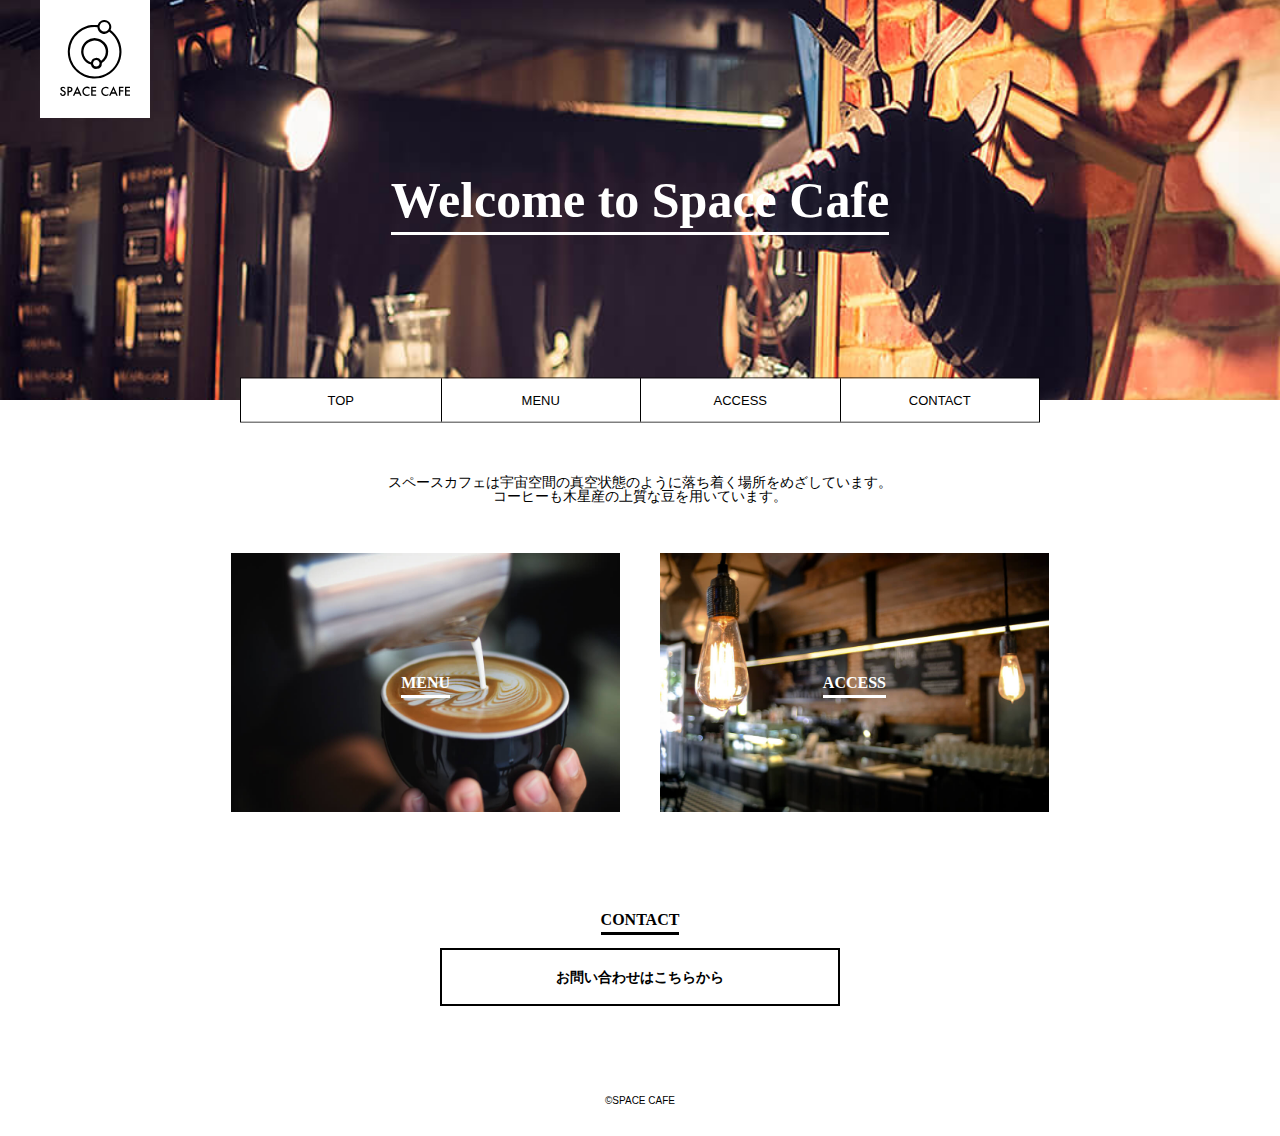
<file: index.html>
<!DOCTYPE html>
<html lang = "ja">
<head>
  <meta charset="utf-8">
  <meta name="viewport" content="width=device-width,user-scalable=yes initial-scale=1.0">
  <title>SPACE CAFE</title>
  <link rel="shortcut icon" href="assets/img/common/favicon.ico">
  <link rel="apple-touch-icon" href="assets/img/common/apple-touch-icon.png">
  <link rel="stylesheet" href="assets/css/reset.css">
  <link rel="stylesheet" href="assets/css/common.css">
  <link rel="stylesheet" href="assets/css/top.css">
</head>
<body>
  <header class="header">
    <h1 class="logo"><img src="assets/img/common/logo.svg" alt="ロゴ"></h1>
    <div class="catch-copy"><span>Welcome to Space Cafe</span></div>
  </header>
  <nav class="globalnav">
    <ul class="globalnav-list">
      <li><a href="index.html">TOP</a></li>
      <li><a href="menu/index.html">MENU</a></li>
      <li><a href="access/index.html">ACCESS</a></li>
      <li><a href="contact/index.html">CONTACT</a></li>
    </ul>
  </nav>
  <main class="main">
    <div class="wrapper">
      <div class="lead">
        スペースカフェは宇宙空間の真空状態のように落ち着く場所をめざしています。<br>コーヒーも木星産の上質な豆を用いています。
      </div>
      <div class="img-link-wrap">
        <section class="img-link">
            <a href="menu/index.html">
              <img src="assets/img/top/bg_menu.jpg" alt="メニュー">
              <h2 class="heading02"><span>MENU</span></h2> 
            </a> 
        </section>
        <section class="img-link">
          <a href="access/index.html">
            <img src="assets/img/top/bg_access.jpg" alt="アクセス画像">
            <h2 class="heading02"><span>ACCESS</span></h2>
          </a>
        </section>
     </div><!--img-link-wrap-->
      <section>
        <h2 class="heading02"><span>CONTACT</span></h2> 
        <a href="contact/index.html" class="btn">お問い合わせはこちらから</a>
      </section>
    </div><!--img-link-wrapper-->
  </main>
  <footer class="footer">
    <p class="copy"><small>&copy;SPACE CAFE</small></p>
  </footer>
</body>
</file>
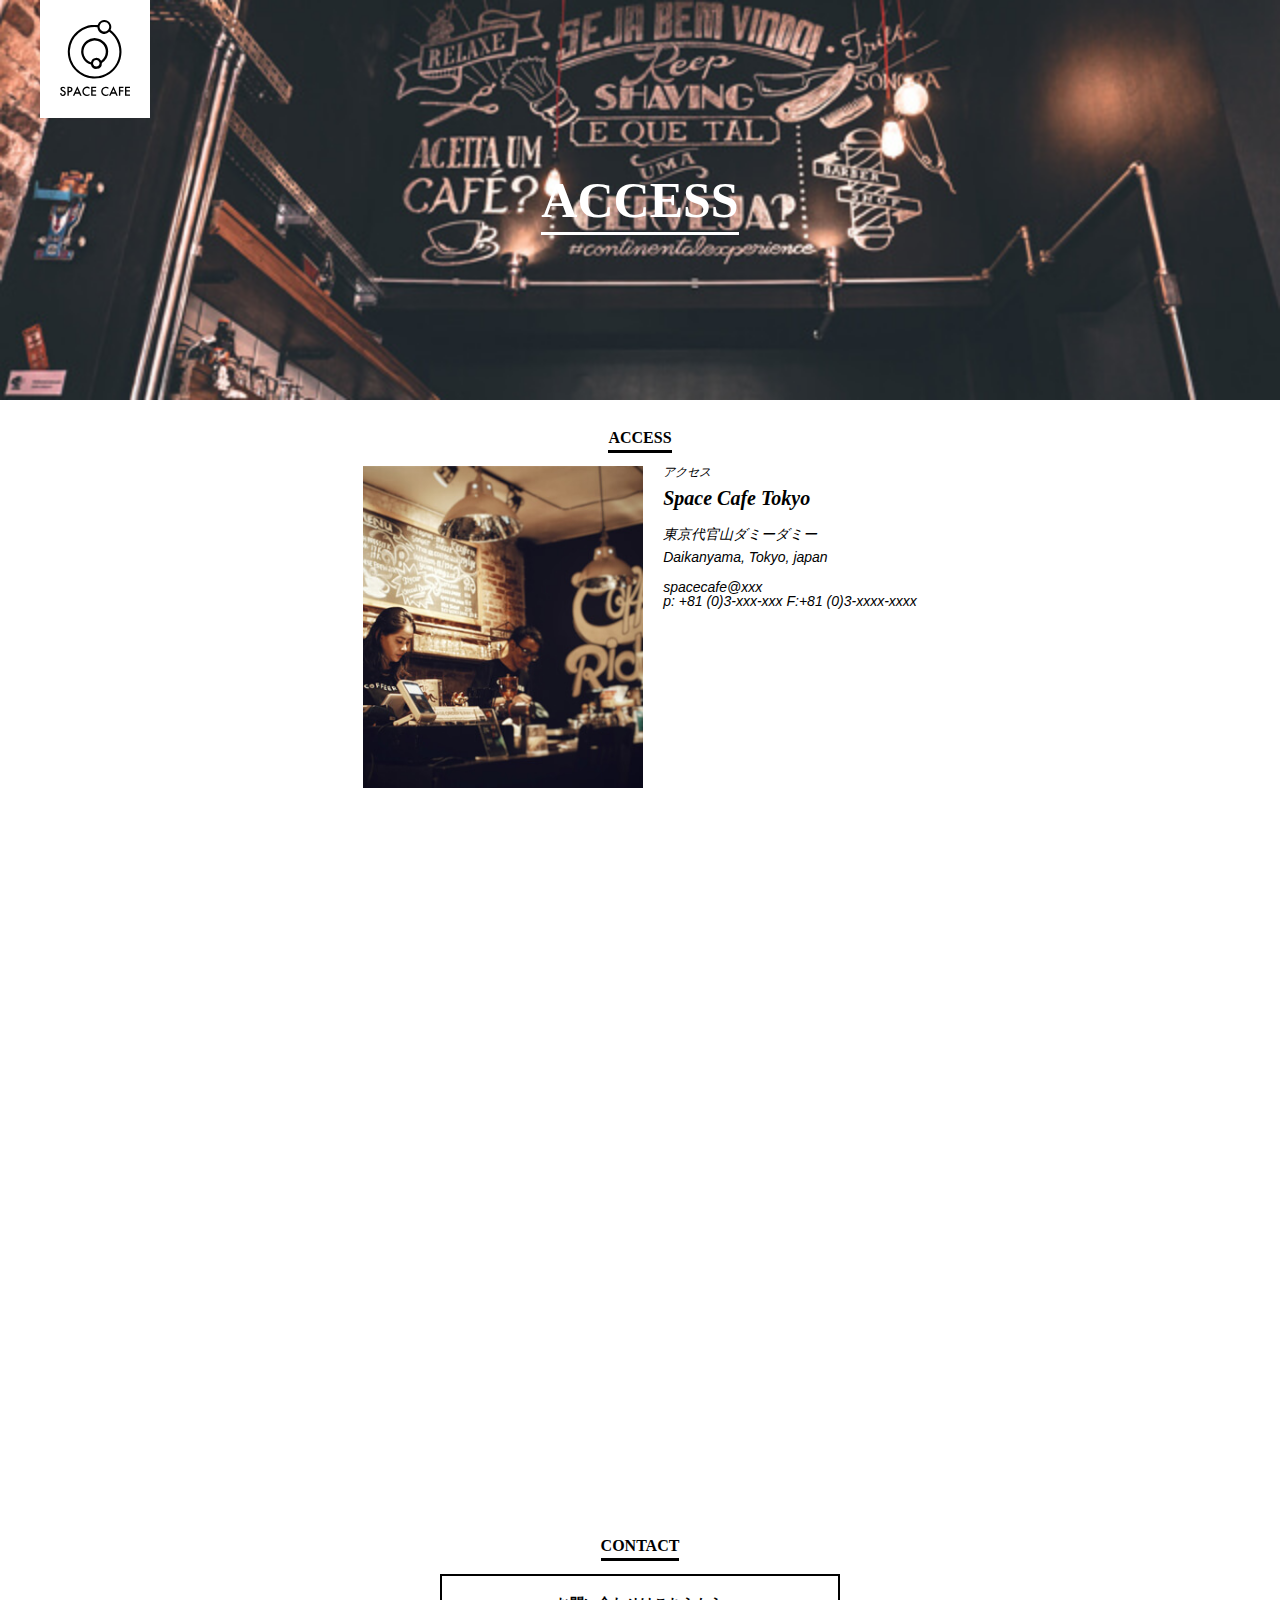
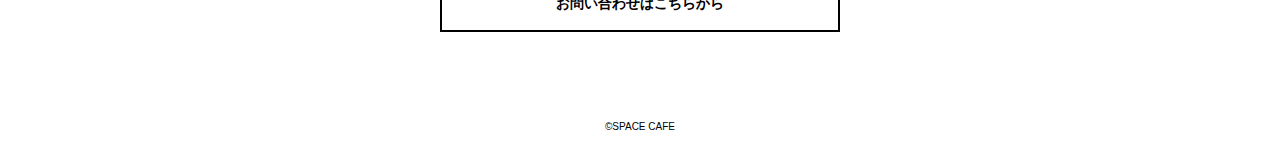
<file: access/index.html>
<!DOCTYPE html>
<html lang = "ja">
<head>
  <meta charset="utf-8">
  <meta name="viewport" content="width=device-width,user-scalable=yes initial-scale=1.0">
  <title>アクセスページ |SPACE CAFE</title>
  <link rel="shortcut icon" href=../assets/img/common/favicon.ico>
  <link rel="apple-touch-icon" href="../assets/img/common/apple-touch-icon.png">
  <link rel="stylesheet" href="../assets/css/reset.css">
  <link rel="stylesheet" href="../assets/css/common.css">
  <link rel="stylesheet" href="../assets/css/access.css">
</head>

<body>
  <header class="header header-access">
    <h1 class="logo"><img src="../assets/img/common/logo.svg" alt="ロゴ"></h1>
    <div class="catch-copy"><span>ACCESS</span></div>
  </header>
  <main class="main">
    <div class="wrapper">
      <section class="section-access">
        <h2 class="heading02"><span>ACCESS</span></h2>
        <div class="access-block">
          <div class="access-img"><img src="../assets/img/access/img_access.jpg" alt="店内風景"></div>
          <address class="address">
            <dl>
              <dt>アクセス</dt>
              <dd> <div class="access-desc">
                <div class="access-name">Space Cafe Tokyo</div>
                <div class="address">
                  <div class="address-text">
                    東京代官山ダミーダミー<br>
                    Daikanyama, Tokyo, japan
                  </div>
                  <div class="address-contact">
                    spacecafe@xxx<br>
                    p: +81 (0)3-xxx-xxx F:+81 (0)3-xxxx-xxxx
                  </div>
                </div>
              </dd>
            </dl>
          </address>
        </div>
        <div class="map">
          <iframe src="https://www.google.com/maps/embed?pb=!1m18!1m12!1m3!1d3242.173521640424!2d139.70057307579106!3d35.64809623179345!2m3!1f0!2f0!3f0!3m2!1i1024!2i768!4f13.1!3m3!1m2!1s0x60188b45c788b9cd%3A0x50f941ce0d71f4f8!2z5Luj5a6Y5bGx6aeF!5e0!3m2!1sja!2sjp!4v1717073644030!5m2!1sja!2sjp" width="600" height="450" style="border:0;" allowfullscreen="" loading="lazy" referrerpolicy="no-referrer-when-downgrade"></iframe>
        </div>
      </section>
      <section>
        <h2 class="heading02"><span>CONTACT</span></h2> 
        <a href="contact/index.html" class="btn">お問い合わせはこちらから</a>
      </section>
    </div><!--img-link-wrapper-->
  </main>
  <footer class="footer">
    <p class="copy"><small>&copy;SPACE CAFE</small></p>
  </footer>
</body>
</file>
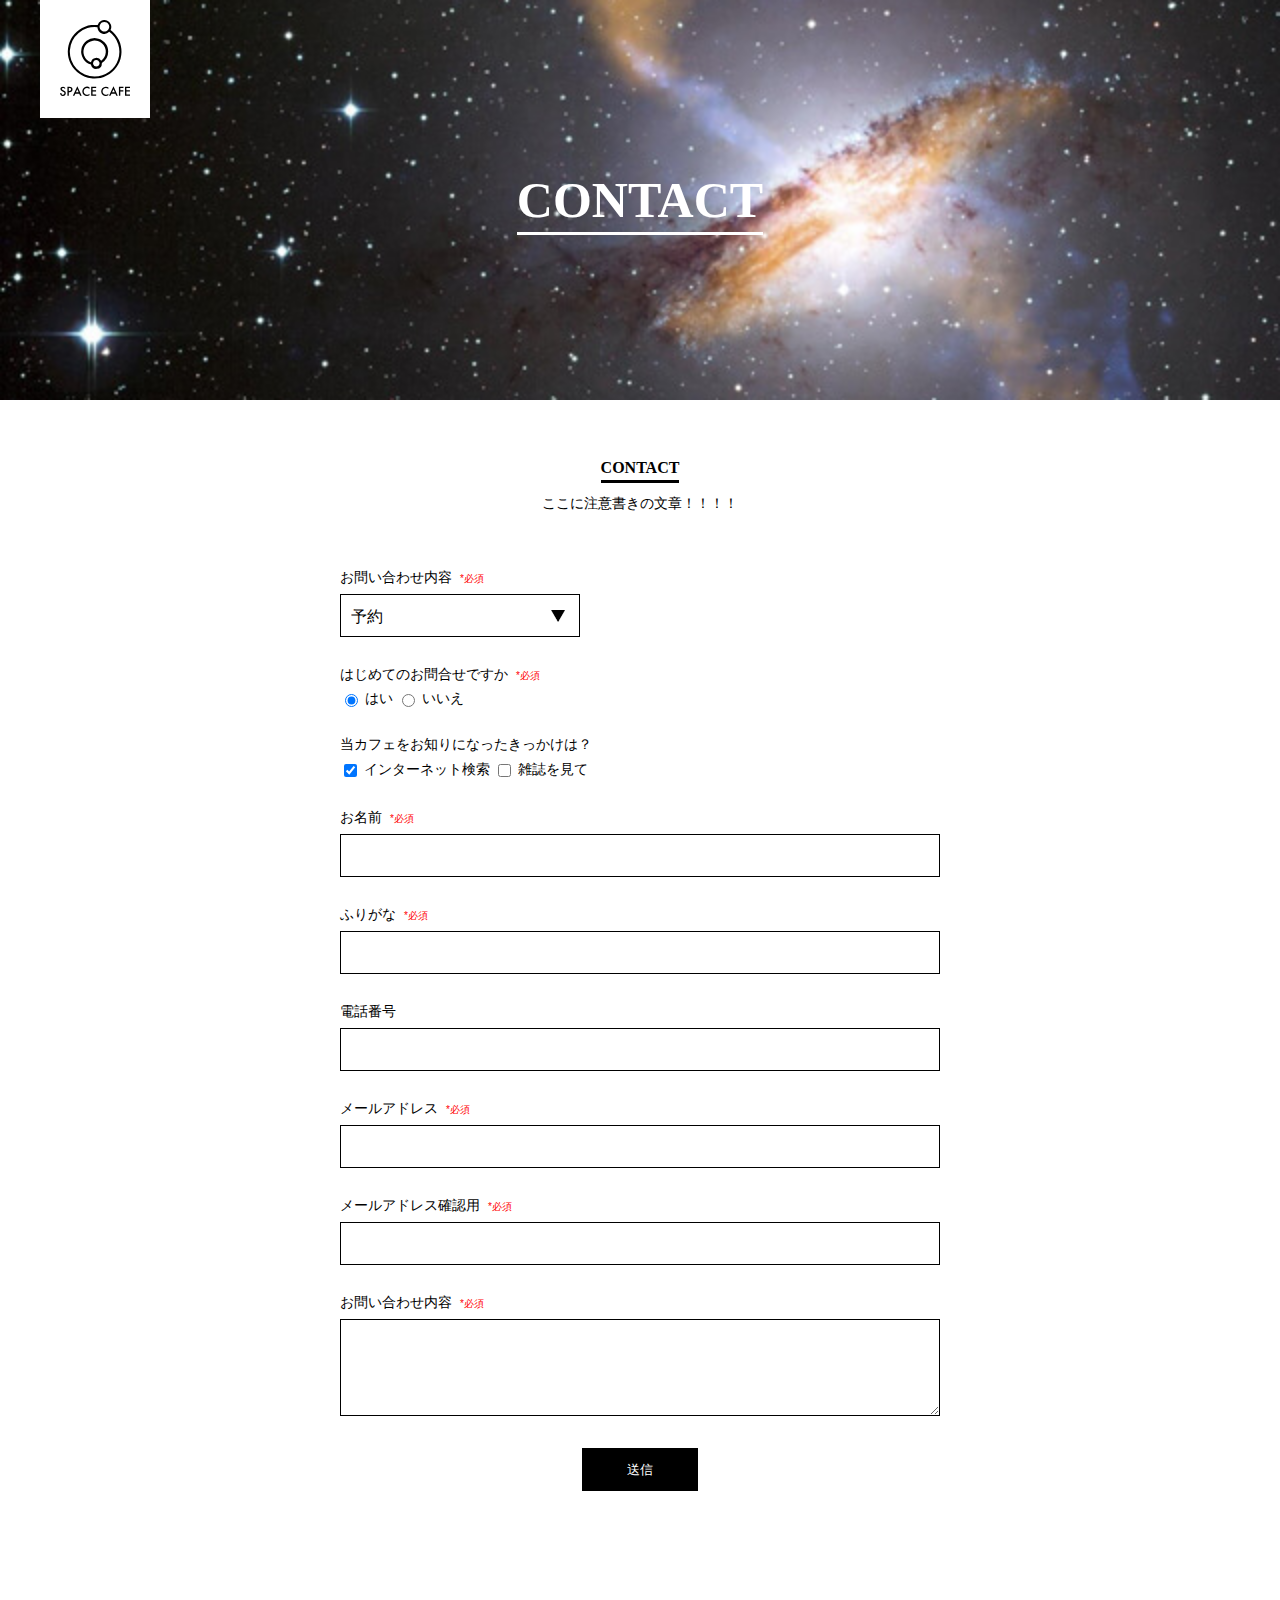
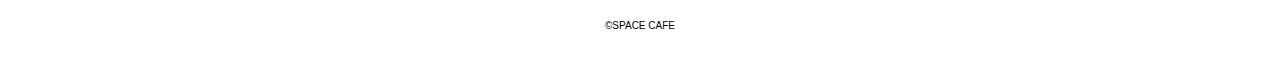
<file: contact/index.html>
<!DOCTYPE html>
<html lang = "ja">
<head>
  <meta charset="utf-8">
  <meta name="viewport" content="width=device-width,user-scalable=yes initial-scale=1.0">
  <title>お問い合わせ |SPACE CAFE</title>
  <link rel="shortcut icon" href=../assets/img/common/favicon.ico>
  <link rel="apple-touch-icon" href="../assets/img/common/apple-touch-icon.png">
  <link rel="stylesheet" href="../assets/css/reset.css">
  <link rel="stylesheet" href="../assets/css/common.css">
  <link rel="stylesheet" href="../assets/css/contact.css">
</head>

<body>
  <header class="header header-contact">
    <h1 class="logo"><img src="../assets/img/common/logo.svg" alt="ロゴ"></h1>
    <div class="catch-copy"><span>CONTACT</span></div>
  </header>
  <main class="main">
    <div class="wrapper">
      <section class="section-contact">
        <h2 class="heading02"><span>CONTACT</span></h2>
        <div class="lead">
          ここに注意書きの文章！！！！
        </div>
        <form action="#" class="form">
          <fieldset class="form-block">
            <legend class="form-title">お問い合わせ内容<span class="must">*必須</span></legend>
            <div class="form-input">
              <div class="selectbox-wrap">
                <select name="select" class="select">
                  <option value="予約">予約</option>
                  <option value="その他お問合せ">その他お問合せ</option>
                </select>
              </div>
            </div>
          </fieldset>
          <fieldset class="form-block">
            <legend class="form-title">はじめてのお問合せですか<span class="must">*必須</span></legend>
            <div class="form-input">
              <input type="radio" name="radio" id="radiol" value="1" checked>
              <label for="radiol">はい</label>
              <input type="radio" name="radio" id="radio2" value="2">
              <label for="radio2">いいえ</label>
            </div>
          </fieldset>
          <fieldset class="form-block">
            <legend class="form-title">当カフェをお知りになったきっかけは？</legend>
            <div class="form-input">
              <input type="checkbox" name="checkbox" id="checkbox1" value="1" checked>
              <label for="checkbox1">インターネット検索</label>
              <input type="checkbox" name="checkbox" id="checkbox2" value="2">
              <label for="checkbox2">雑誌を見て</label>
            </div>
          </fieldset>
          <fieldset class="form-block">
            <legend class="form-title">お名前<span class="must">*必須</span></legend>
            <div class="form-input"><input type="text" class="input-text"></div>
          </fieldset>
          </fieldset>
          <fieldset class="form-block">
            <legend class="form-title">ふりがな<span class="must">*必須</span></legend>
            <div class="form-input"><input type="text" class="input-text"></div>
          </fieldset>
          </fieldset>
          <fieldset class="form-block">
            <legend class="form-title">電話番号</legend>
            <div class="form-input"><input type="text" class="input-text"></div>
          </fieldset>
          </fieldset>
          <fieldset class="form-block">
            <legend class="form-title">メールアドレス<span class="must">*必須</span></legend>
            <div class="form-input"><input type="text" class="input-text"></div>
          </fieldset>
          </fieldset>
          <fieldset class="form-block">
            <legend class="form-title">メールアドレス確認用<span class="must">*必須</span></legend>
            <div class="form-input"><input type="text" class="input-text"></div>
          </fieldset>
          <fieldset class="form-block">
            <legend class="form-title">お問い合わせ内容<span class="must">*必須</span></legend>
            <div class="form-input"><textarea class="textarea"></textarea></div>
          </fieldset>
          <button class="submit-btn">送信</button>
        </form>
      </section>
    </div><!--wrapper-->
  </main>
  <footer class="footer">
    <p class="copy"><small>&copy;SPACE CAFE</small></p>
  </footer>
</body>
</file>
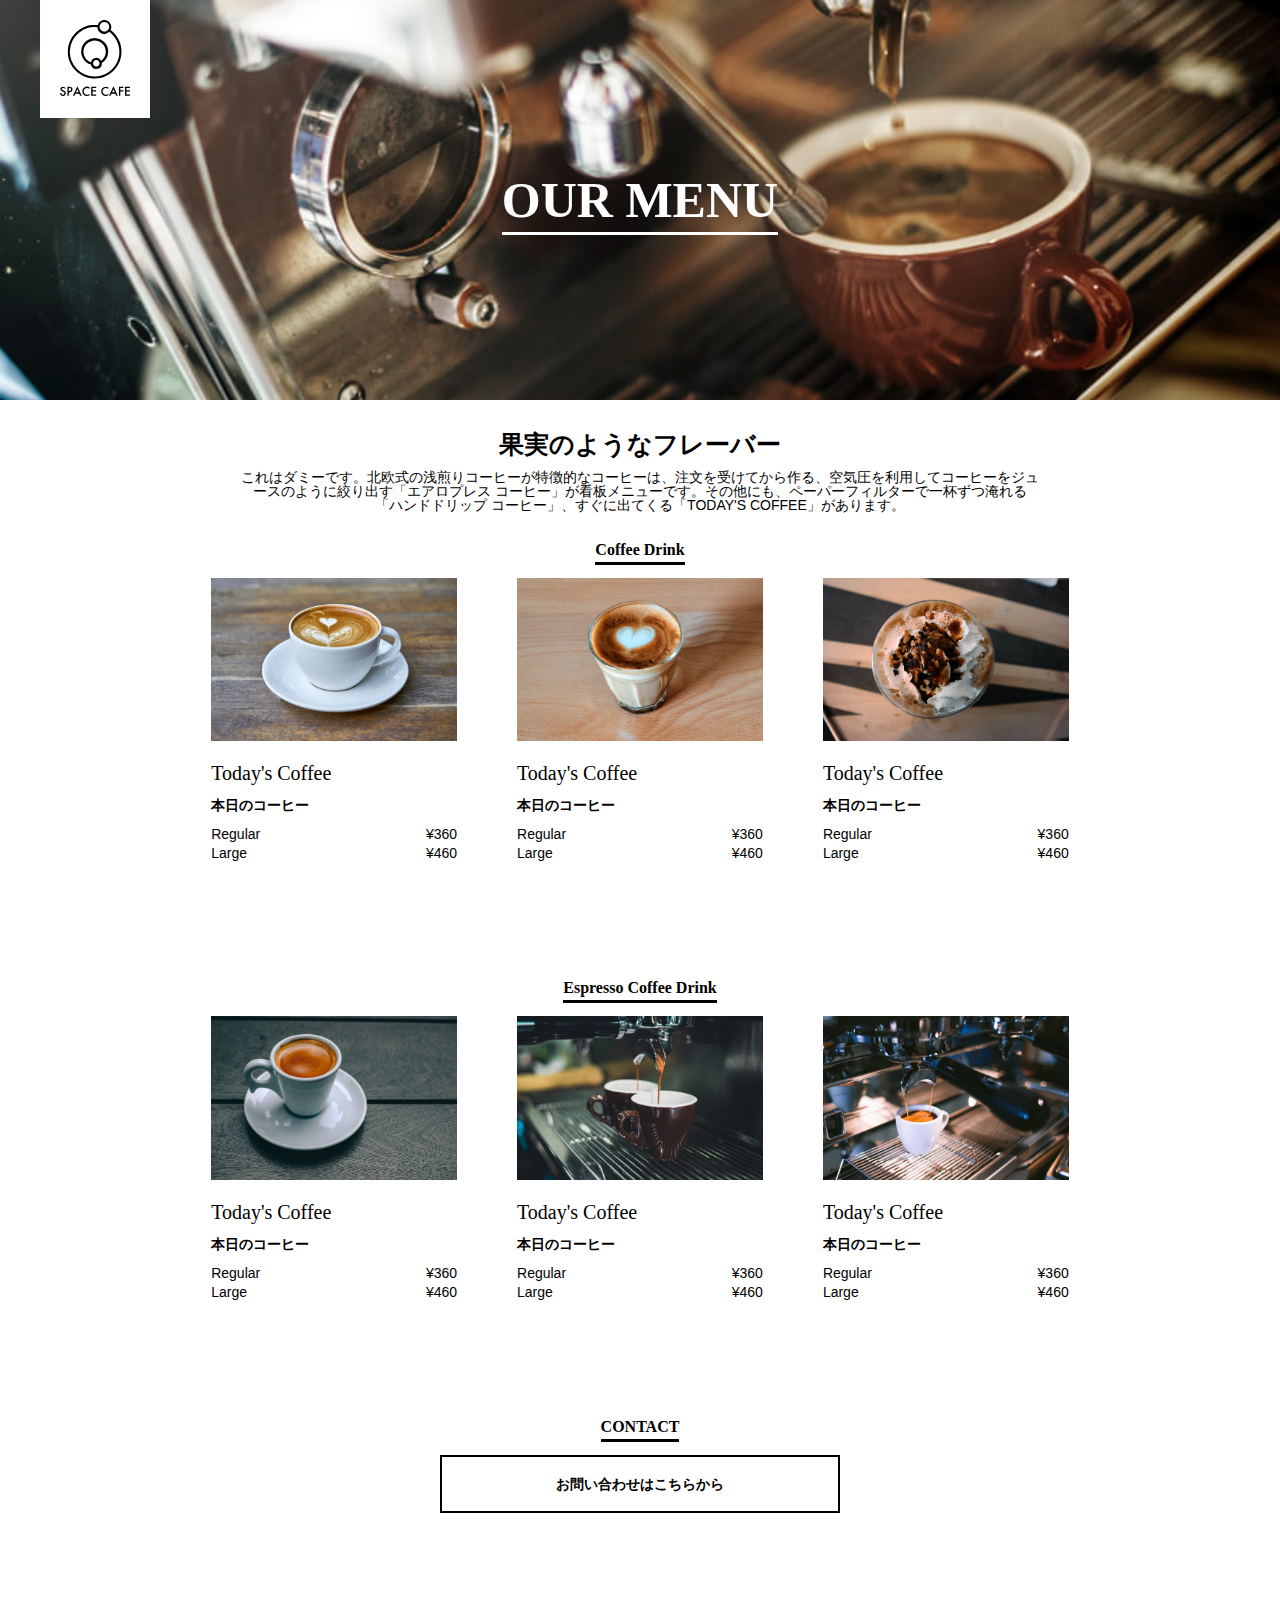
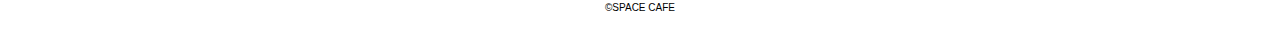
<file: menu/index.html>
<!DOCTYPE html>
<html lang = "ja">
<head>
  <meta charset="utf-8">
  <meta name="viewport" content="width=device-width,user-scalable=yes initial-scale=1.0">
  <title>メニューページ |SPACE CAFE</title>
  <link rel="shortcut icon" href=../assets/img/common/favicon.ico>
  <link rel="apple-touch-icon" href="../assets/img/common/apple-touch-icon.png">
  <link rel="stylesheet" href="../assets/css/reset.css">
  <link rel="stylesheet" href="../assets/css/common.css">
  <link rel="stylesheet" href="../assets/css/menu.css">
</head>
<body>
  <header class="header header-menu">
    <h1 class="logo"><img src="../assets/img/common/logo.svg" alt="ロゴ"></h1>
    <div class="catch-copy"><span>OUR MENU</span></div>
  </header>
  <main class="main">
    <div class="wrapper">
      <div class="lead">
        <div class="lead-title">果実のようなフレーバー</div>
        これはダミーです。北欧式の浅煎りコーヒーが特徴的なコーヒーは、注文を受けてから作る、空気圧を利用してコーヒーをジュースのように絞り出す「エアロプレス コーヒー」が看板メニューです。その他にも、ペーパーフィルターで一杯ずつ淹れる「ハンドドリップ コーヒー」、すぐに出てくる「TODAY'S COFFEE」があります。
      </div>
      <section class="menu-category">
        <h2 class="heading02 heading02--menu"><span>Coffee Drink</span></h2>
        <ul class="menu-wrap">
          <li class="menu">
            <div class="menu-img"><img src="../assets/img/menu/menu_coffee01.jpg" alt=""></div>
            <div class="menu-name-en">Today's Coffee</div>
            <div class="menu-name-ja">本日のコーヒー</div>
            <div class="menu-price">
              <span>Regular</span>
              <span>¥360</span>
            </div>
            <div class="menu-price">
              <span>Large</span>
              <span>¥460</span>
            </div>
          </li>
          <li class="menu">
            <div class="menu-img"><img src="../assets/img/menu/menu_coffee02.jpg" alt=""></div>
            <div class="menu-name-en">Today's Coffee</div>
            <div class="menu-name-ja">本日のコーヒー</div>
            <div class="menu-price">
              <span>Regular</span>
              <span>¥360</span>
            </div>
            <div class="menu-price">
              <span>Large</span>
              <span>¥460</span>
            </div>
          </li>
          <li class="menu">
            <div class="menu-img"><img src="../assets/img/menu/menu_coffee03.jpg" alt=""></div>
            <div class="menu-name-en">Today's Coffee</div>
            <div class="menu-name-ja">本日のコーヒー</div>
            <div class="menu-price">
              <span>Regular</span>
              <span>¥360</span>
            </div>
            <div class="menu-price">
              <span>Large</span>
              <span>¥460</span>
            </div>
          </li>
        </ul>
      </section><!-- menu-category -->
      <section class="menu-category">
        <h2 class="heading02 heading02--menu"><span>Espresso Coffee Drink</span></h2>
        <ul class="menu-wrap">
          <li class="menu">
            <div class="menu-img"><img src="../assets/img/menu/menu_coffee04.jpg" alt=""></div>
            <div class="menu-name-en">Today's Coffee</div>
            <div class="menu-name-ja">本日のコーヒー</div>
            <div class="menu-price">
              <span>Regular</span>
              <span>¥360</span>
            </div>
            <div class="menu-price">
              <span>Large</span>
              <span>¥460</span>
            </div>
          </li>
          <li class="menu">
            <div class="menu-img"><img src="../assets/img/menu/menu_coffee05.jpg" alt=""></div>
            <div class="menu-name-en">Today's Coffee</div>
            <div class="menu-name-ja">本日のコーヒー</div>
            <div class="menu-price">
              <span>Regular</span>
              <span>¥360</span>
            </div>
            <div class="menu-price">
              <span>Large</span>
              <span>¥460</span>
            </div>
          </li>
          <li class="menu">
            <div class="menu-img"><img src="../assets/img/menu/menu_coffee06.jpg" alt=""></div>
            <div class="menu-name-en">Today's Coffee</div>
            <div class="menu-name-ja">本日のコーヒー</div>
            <div class="menu-price">
              <span>Regular</span>
              <span>¥360</span>
            </div>
            <div class="menu-price">
              <span>Large</span>
              <span>¥460</span>
            </div>
          </li>
        </ul>
      </section><!-- menu-category -->
      <section>
        <h2 class="heading02"><span>CONTACT</span></h2> 
        <a href="contact/index.html" class="btn">お問い合わせはこちらから</a>
      </section>
    </div><!--img-link-wrapper-->
  </main>
  <footer class="footer">
    <p class="copy"><small>&copy;SPACE CAFE</small></p>
  </footer>
</body>
</file>
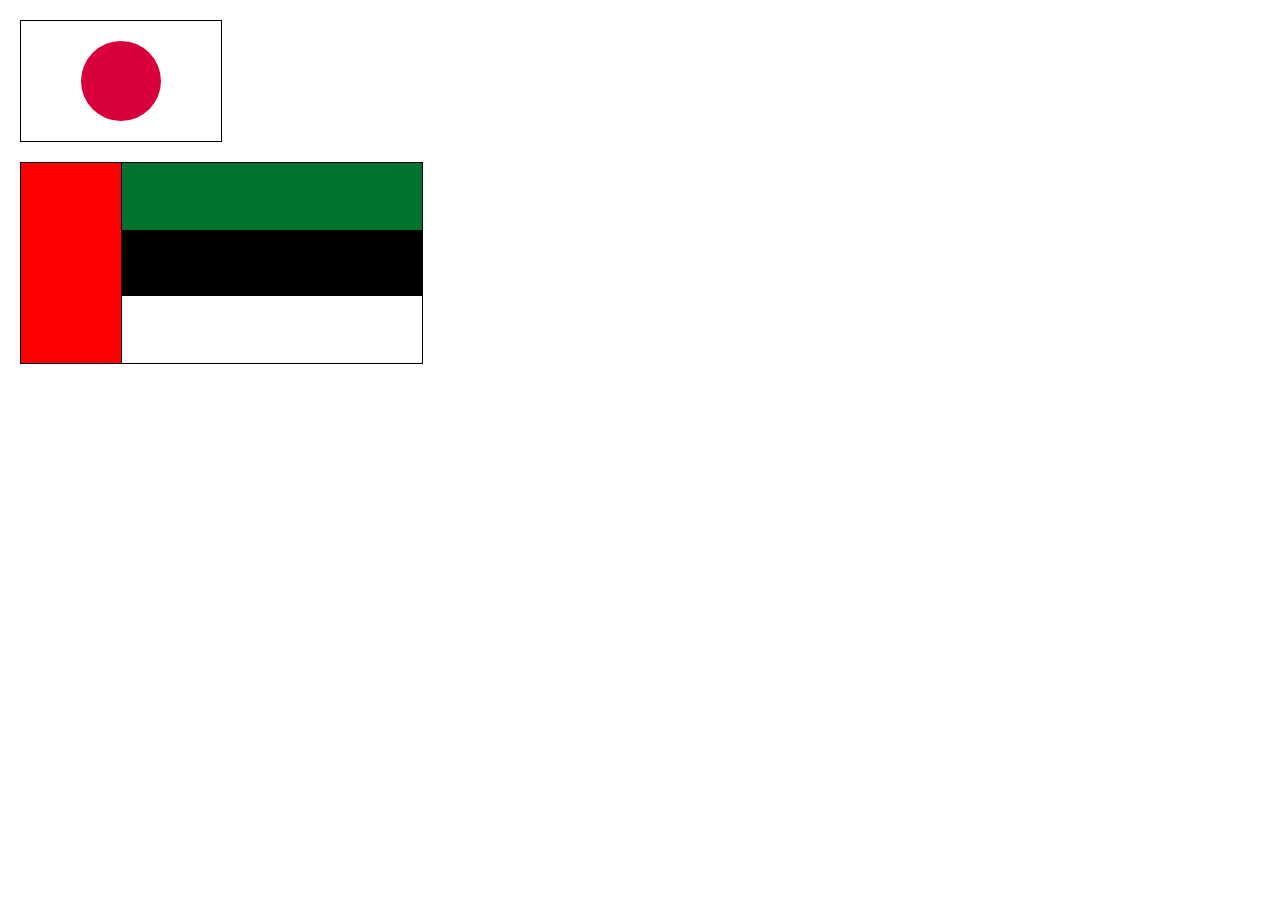
<file: front_intern_kadai02のコピー/html/flag.html>
<!DOCTYPE html>
<html lang="en">
<head>
<meta charset="UTF-8">
<meta name="viewport" content="width=device-width, initial-scale=1.0">
<title>Japanese Flag</title>
<link rel="stylesheet" href="../css/flag.css">
</head>
<body>
  <div class="flag">
    <div class="circle"></div>
  </div>
  <div class="flag-uae">
    <div class="uae-box-left">
    </div>
    <div class="uae-box-right">
      <div class="uae-box-right1"></div>
      <div class="uae-box-right2"></div>
      <div class="uae-box-right3"></div>
    </div>
  </div>
</body>
</html>
</file>
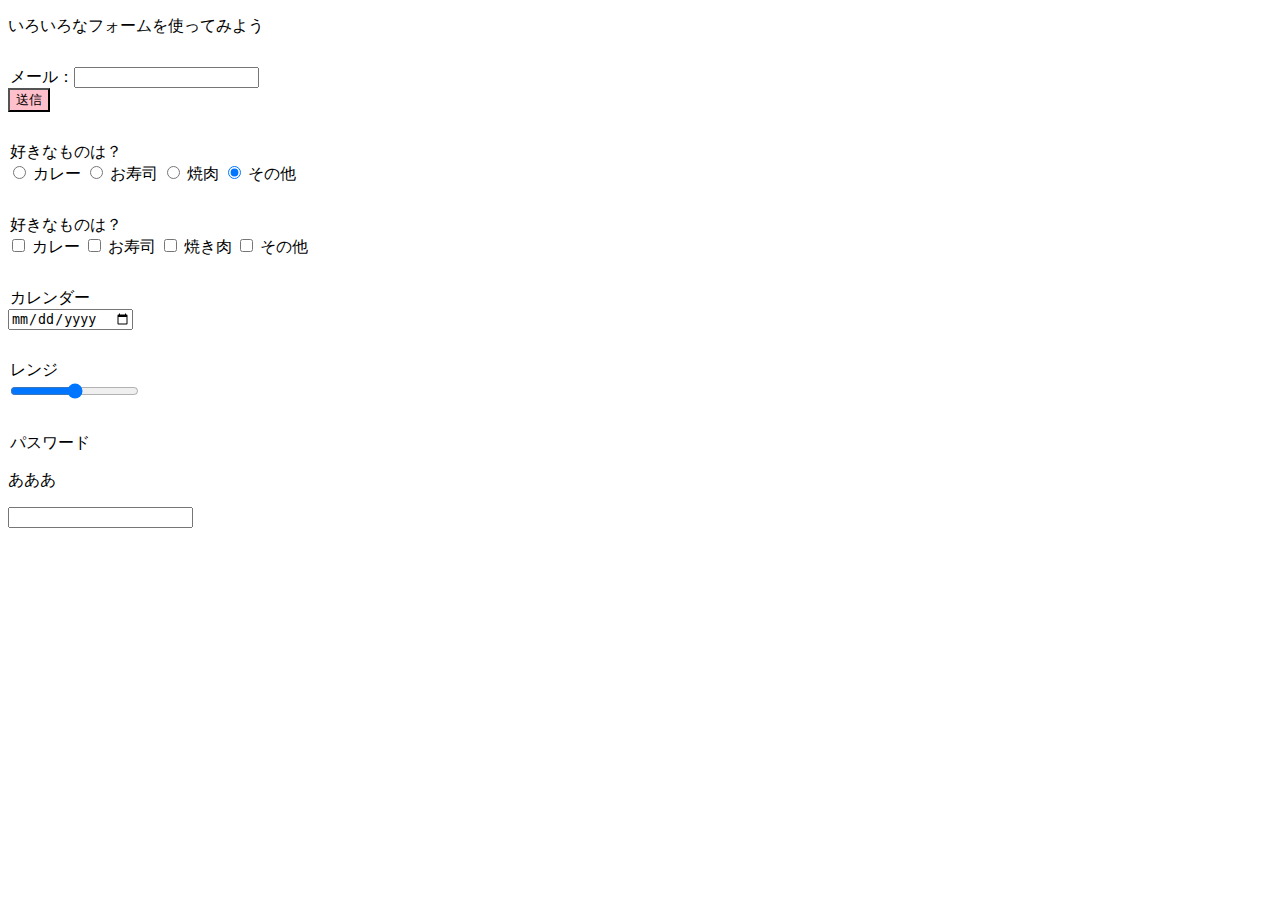
<file: front_intern_kadai02のコピー/html/form.html>
<!DOCTYPE html>
<html lang="ja">
<head>
  <meta charset="UTF-8">
  <meta name="viewport" content="width=device-width, initial-scale=1.0">
  <title>Document</title>
  <link rel="stylesheet" href="../css/form.css">
</head>
<body>
<p>いろいろなフォームを使ってみよう</p>
<div class="email">
  <legend>メール：<input type="email"></legend>
  <button>送信</button>
</div>
<div class="radio">
  <legend>好きなものは？</legend>
  <input type="radio" name="radio" id="radiol" value="1" checked>
  <label for="radiol">カレー</label>
  <input type="radio" name="radio" id="radio2" value="1" checked>
  <label for="radio2">お寿司</label>
  <input type="radio" name="radio" id="radio3" value="1" checked>
  <label for="radio3">焼肉</label>
  <input type="radio" name="radio" id="radio4" value="1" checked>
  <label for="radio4">その他</label>
</div>
<div class="checkbox">
  <legend>好きなものは？</legend>
  <input type="checkbox" name="checkbox" id="checkbox1">
  <label for="checkbox1">カレー</label>
  <input type="checkbox" name="checkbox" id="checkbox2">
  <label for="checkbox2">お寿司</label>
  <input type="checkbox" name="checkbox" id="checkbox3">
  <label for="checkbox3">焼き肉</label>
  <input type="checkbox" name="checkbox" id="checkbox4">
  <label for="checkbox4">その他</label>
</div>
<div class="calender">
  <legend>カレンダー</legend>
  <input type="date">
</div>
<div class="range">
  <legend>レンジ</legend>
  <input type="range">
</div>
<div class="password">
  <legend>パスワード</legend>
  <p>あああ</p>
  <input type="password">
</div>
</body>
</html>
</file>
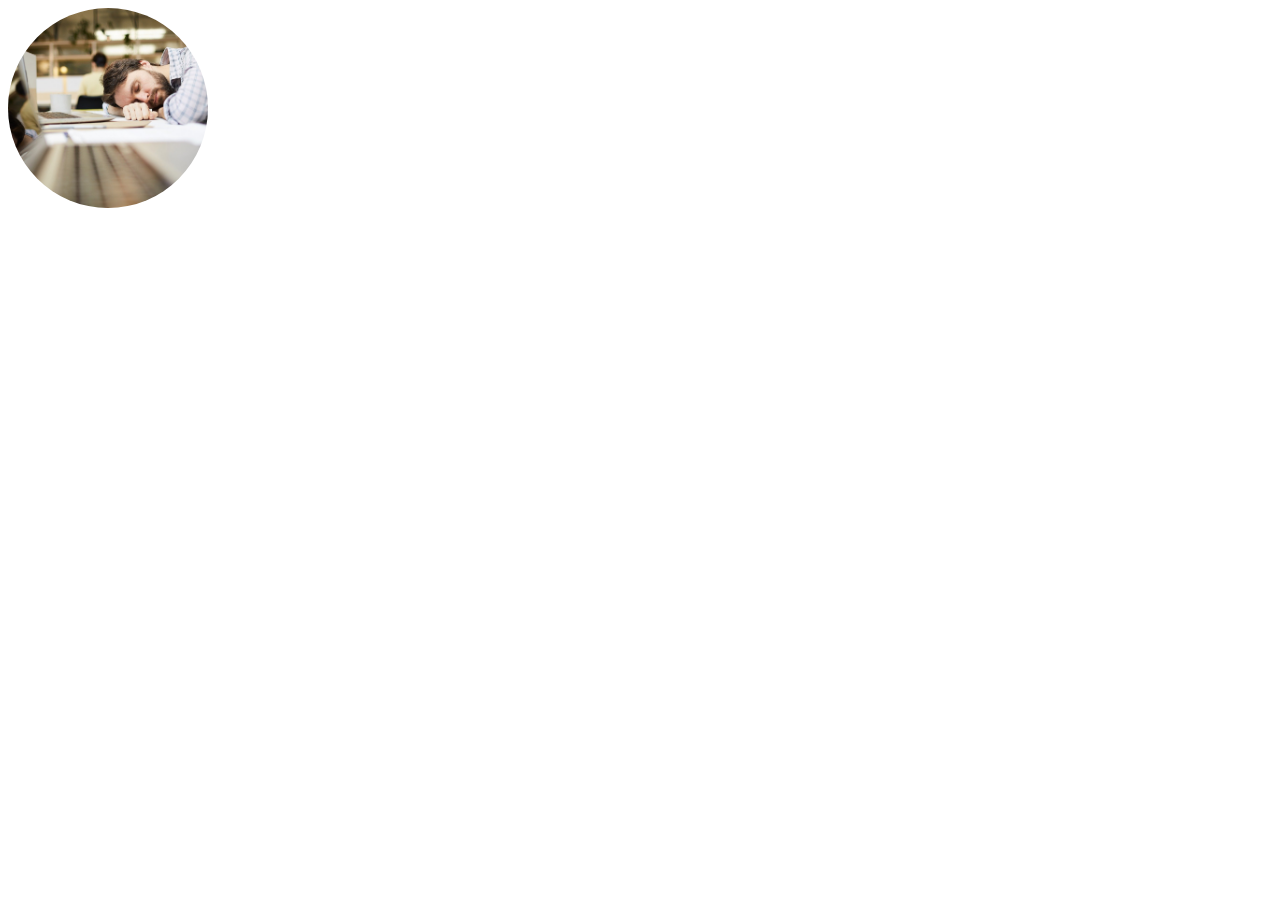
<file: front_intern_kadai02のコピー/html/trimming.html>
<!DOCTYPE html>
<html lang="ja">
<head>
  <meta charset="UTF-8">
  <meta name="viewport" content="width=device-width, initial-scale=1.0">
  <title>Document</title>
  <link rel="stylesheet" href="../css/trimming.css">
</head>
<body>
  <img src="../img/man.jpg" alt="man">
</body>
</html>
</file>
<file: assets/css/common.css>
@charset "UTF-8";
.header{
  position: relative;
  width: 100%;
  height: 0px;
  padding-bottom: 100%;
  background: url(../img/top/hero_top.jpg) no-repeat center center/cover;
}
@media print, screen and (min-width: 768px){
  .header{
    height: 400px;
    padding-bottom: 0;
  }
}

.logo{
  width: 60px;
  padding: 10px;
  background: #fff;
  position: absolute;
  top: 0;
  left: 20px;
}
@media print, screen and (min-width: 768px){
  .logo{
    width: 110px;
    padding: 20px;
    left: 40px;
  }
}

.catch-copy{
  text-align: center;
  width: 100%;
  color:#fff;
  font-family: "ヒラギノ明朝 ProN W3", "Hiragino Mincho ProN", "HG明朝E", "MS Ｐ明朝", "MS 明朝", serif;
  font-size:6vw;
  font-weight:bold;
  position:absolute;
  top: 50%;
  left: 0;
  transform: translate(0, -50%);
}

.catch-copy span, .page-title span{
  border-bottom:#fff solid 3px;
  padding-bottom: 4px;
}
@media print, screen and (min-width: 768px){
  .catch-copy, .page-title{
    font-size: 50px;
  }
}

.heading02{
text-align: center;
font-size: 16px;
font-weight: bold;
color: #000;
font-family:MS 明朝;
margin-bottom:20px;
}

.heading02 span{
  border-bottom: 3px solid #000;
  padding-bottom: 4px;
}

.btn{
  display: block;
  text-align: center;
  width: 200px;
  margin: 0 auto 60px;
  border: 2px solid #000;
  text-decoration: none;
  padding: 13px 0 12px;
  font-weight: bold;
}
@media print,screen and (min-width: 768px) {
  .btn{
    width: 400px;
    padding: 20px 0;
    font-size: 14px;
  }
}

.footer{
  padding: 15px 10px;
}
.copy{
  text-align: center;
  font-size: 1.0rem;
}
@media print, screen and (min-width: 768px){
  .footer{
    padding: 30px 10px;
  }
}
.globalnav li{
  display: table-cell;
  text-align: center;
}
.globalnav li:not(:first-child){
  border-left: 1px solid #000;
}
.globalnav li a{
  font-size: 1.3rem;
  display: block;
  background-color: #fff;
  text-decoration: none;
  padding: 15px 0;
}
.globalnav li a:hover{
  opacity: 1;
}
@media print,screen and (min-width: 768px){
  .globalnav li a:hover{
    background: #000;
    color: #fff;
  }
}
.globalnav {
  position: relative;
  padding: 0 10px;
  transform: translate(0,-50%);
}
.globalnav-list{
  width: 100%;
  max-width: 800px;
  margin: 0 auto;
  display: table;
  table-layout: fixed;
  border: 1px solid #000;
}
</file>
<file: assets/css/top.css>
@charset"utf-8";
.wrapper{
  max-width: 960px;
  margin: 0 auto;
  padding:0 4%;
}

.lead{
  padding:30px 0;
}
@media print, screen and (min-width: 768px){
  .lead{
    width: 800px;
    margin: 0 auto;
    text-align: center;
  }
}
.img-link-wrap{
  margin-bottom: 40px;
}
@media print, screen and (min-width: 768px){
  .img-link-wrap{
    display: flex;
    margin-bottom: 80px;
  }
  .img-link{
    margin: 20px;
    width: 50%;
  }
}
.img-link a{
  display: block;
  position: relative;
  z-index: 1;
}

.img-link a .heading02{
  color: #fff;
  z-index: 2;
  position: absolute;
  width: 100%;
  top: 50%;
  transform:translate(0,-50%);
  margin-bottom: 0;
}

.img-link a .heading02 span{
  border-color: #fff;
}

.img-link a img{
  display:block;
}
</file>
<file: assets/css/access.css>
@charset "UTF-8";
.header.header-access{
  background: url(../img/access/hero_access.jpg) no-repeat center center/cover ;
}

.wrapper{
  max-width: 960px;
  margin: 0 auto;
  padding: 0 4%;
}

.section-access{
  padding: 30px 0 50px;
}

.access-img{
  margin-bottom: 15px;
}
@media print, screen and (min-width:768px){
  .access-img{
    width: 50%;
    max-width: 300px;
    padding-right: 20px;
  }
}

.address{
  margin-bottom: 20px;
}

.address dt{
  font-size: 12px;
  margin-bottom: 10px;
}
@media print, screen and (min-width:768px){
  .access-block{
    display: flex;
    justify-content: center;
    align-items: flex-start;
    margin-bottom: 40px;
  }
}

.access-name{
 font-family: "ヒラギノ明朝 ProN W3", "Hiragino Mincho ProN", "HG明朝E", "MS Ｐ明朝", "MS 明朝", serif;
 font-size: 20px;
 font-weight: bold;
 margin-bottom: 15px;
}

.address-text{
  font-size: 14px;
  line-height: 1.67;
  margin-bottom: 10px;
}

.address-cotact{
  font-size: 12px;
  line-height: 1.5;
}

.map{
  position: relative;
  width: 100%;
  height: 0;
  padding-bottom: 75%;
}

.map iframe{
  width: 100%;
  height: 100%;
  position: absolute;
  top: 0;
  left: 0;
  bottom: 0;
  right: 0;
}
</file>
<file: assets/css/contact.css>
@charset "UTF-8";
.header.header-contact{
  background: url(../img/contact/hero_contact.jpg) no-repeat center center/cover ;
}

.wrapper{
  max-width: 960px;
  margin: 0 auto;
  padding: 0 4%;
}

.section-contact{
  padding: 30px 0 50px;
}
@media print, screen and (min-width: 768px){
  .section-contact{
    padding: 60px 0 100px;
    margin: 0 auto;
  }
}

.lead{
  margin-bottom: 30px;
}
@media print,screen and (min-width: 768px) {
  .lead{
    margin: 0 auto;
    width: 600px;
    text-align: center;
    margin-bottom: 60px;
  }
}

.select, input[type="text"], textarea {
  appearance: none;
  width: 100%;
  height: 43px;
  padding: 0 10px;
  border: 1px solid #000;
  border-radius: 0;
  background: #fff;
  font-size: 1.6rem;
  line-height: 43px;
}

.selectbox-wrap{
  position: relative;
  width: 240px;
  height: 43px;
  z-index: 1;
}

.selectbox-wrap::after{
  content: "";
  display: block;
  width: 14px;
  height: 12px;
  background: url(../img/contact/icon_select.png) no-repeat center center/cover;
  position: absolute;
  top: 50%;
  margin-top: -6px;
  right: 15px;
  z-index: 10;
}

.form-block{
  margin-bottom: 25px;
}
@media print, screen and (min-width: 768px){
  .form-block{
    width: 600px;
    margin: 0px auto 30px;
  }
}

.form-title{
  font-size: 1.4rem;
  margin-bottom: 10px;
}

.form-title span{
  display: inline-block;
  font-size: 1.0rem;
  color: red;
  margin-left: 8px;
}

.select-input{
  appearance: hyperlink;
}

.textarea{
  height: 97px;
  line-height: 1.5;
  padding: 10px;
}

.submit-btn{
  display: block;
  appearance: none;
  cursor: pointer;
  padding: 0;
  border: 0;
  background: #000;
  color: white;
  width: 116px;
  height: 43px;
  line-height: 43px;
  margin: 0 auto;
}
</file>
<file: assets/css/menu.css>
@charset "UTF-8";
.header.header-menu{
  background: url(../img/menu/hero_menu.jpg) no-repeat center center/cover ;
}

.wrapper{
  max-width: 960px;
  margin: 0 auto;
  padding: 0 4%;
}

.lead{
  padding: 30px 0;
}
@media print, screen and (min-width: 768px){
  .lead{
    width: 800px;
    margin: auto;
    text-align: center;
  }
}

.lead-title{
  font-size: 25px;
  margin-bottom: 10px;
  font-weight: bold;
  line-height: 1.2;
  font-family: "ヒラギノ明朝 ProN W3", "Hiragino Mincho ProN", "HG明朝E", "MS Ｐ明朝", "MS 明朝", serif;
}

.menu{
  padding: 15px 0;
  border-bottom: 1px solid #eee;
  list-style: none;
}
@media print, screen and (min-width: 768px){
  .menu-wrap{
    display: flex;
    flex-wrap: wrap;
  }
  .menu{
    width: 33.33%;
    padding: 0 30px;
    margin-bottom: 60px;
    border-bottom: none;
  }
}

.menu-img{
  margin-bottom: 20px;
}

.menu-name-en{
  font-size: 20px;
  font-family: "ヒラギノ明朝 ProN W3", "Hiragino Mincho ProN", "HG明朝E", "MS Ｐ明朝", "MS 明朝", serif;
  margin-bottom: 15px;
}

.menu-name-ja{
  font-size: 14px;
  font-weight: bold;
  margin-bottom: 15px;
}

.menu-price{
  font-size: 14px;
  display: -webkit-flex;
  display: -ms-flexbox;
  display: flex;
  justify-content: spce-between;
  -ms-flex-pack: justify;
  justify-content: space-between;
}

.menu-price + .menu-price{
  margin-top: 5px;
}

.menu-category{
  margin-bottom: 60px;
}
@media print, screen and (min-width:768px){
  .menu-category{
    margin: 0 -30px 60px;
  }
}
</file>
<file: front_intern_kadai02のコピー/css/flag.css>
body {
    margin: 0;
    padding: 0;
    height: 100vh;
    background-color: #ffffff; /* 白色 */
}

.flag {
    width: 200px;
    height: 120px;
    background-color: #ffffff; /* 赤色 */
    position: relative;
    border: 1px solid #000;
    margin: 20px;
}

.circle {
    width: 80px;
    height: 80px;
    background-color: #d7003a; /* 白色 */
    border-radius: 50%;
    position: absolute;
    top: 20px;
    left: 60px;
}

.flag-uae{
margin: 20px;
display: flex;
}

.uae-box-left{
width: 100px;
height: 200px;
background-color: red;
border: 1px solid #000;
border-right: 0px solid #000;
}

.uae-box-right{
width: 300px;
height: 200px;
display: flex;
flex-direction: column;
border: 1px solid #000;
}

.uae-box-right1, .uae-box-right2, .uae-box-right3{
height: 33.3333%;
background-color: blue;
}

.uae-box-right1{
background-color: #00732f ;
}

.uae-box-right2{
background-color: #000;
}

.uae-box-right3{
background-color: #fff;
}
</file>
<file: front_intern_kadai02のコピー/css/form.css>
button{
background-color: pink;
}
legend{
  margin-top: 30px;
}
</file>
<file: front_intern_kadai02のコピー/css/trimming.css>
img{
  width: 200px;
  height:200px;
  border-radius: 50%; /* 円にする */
  object-fit: cover; 
}
</file>
